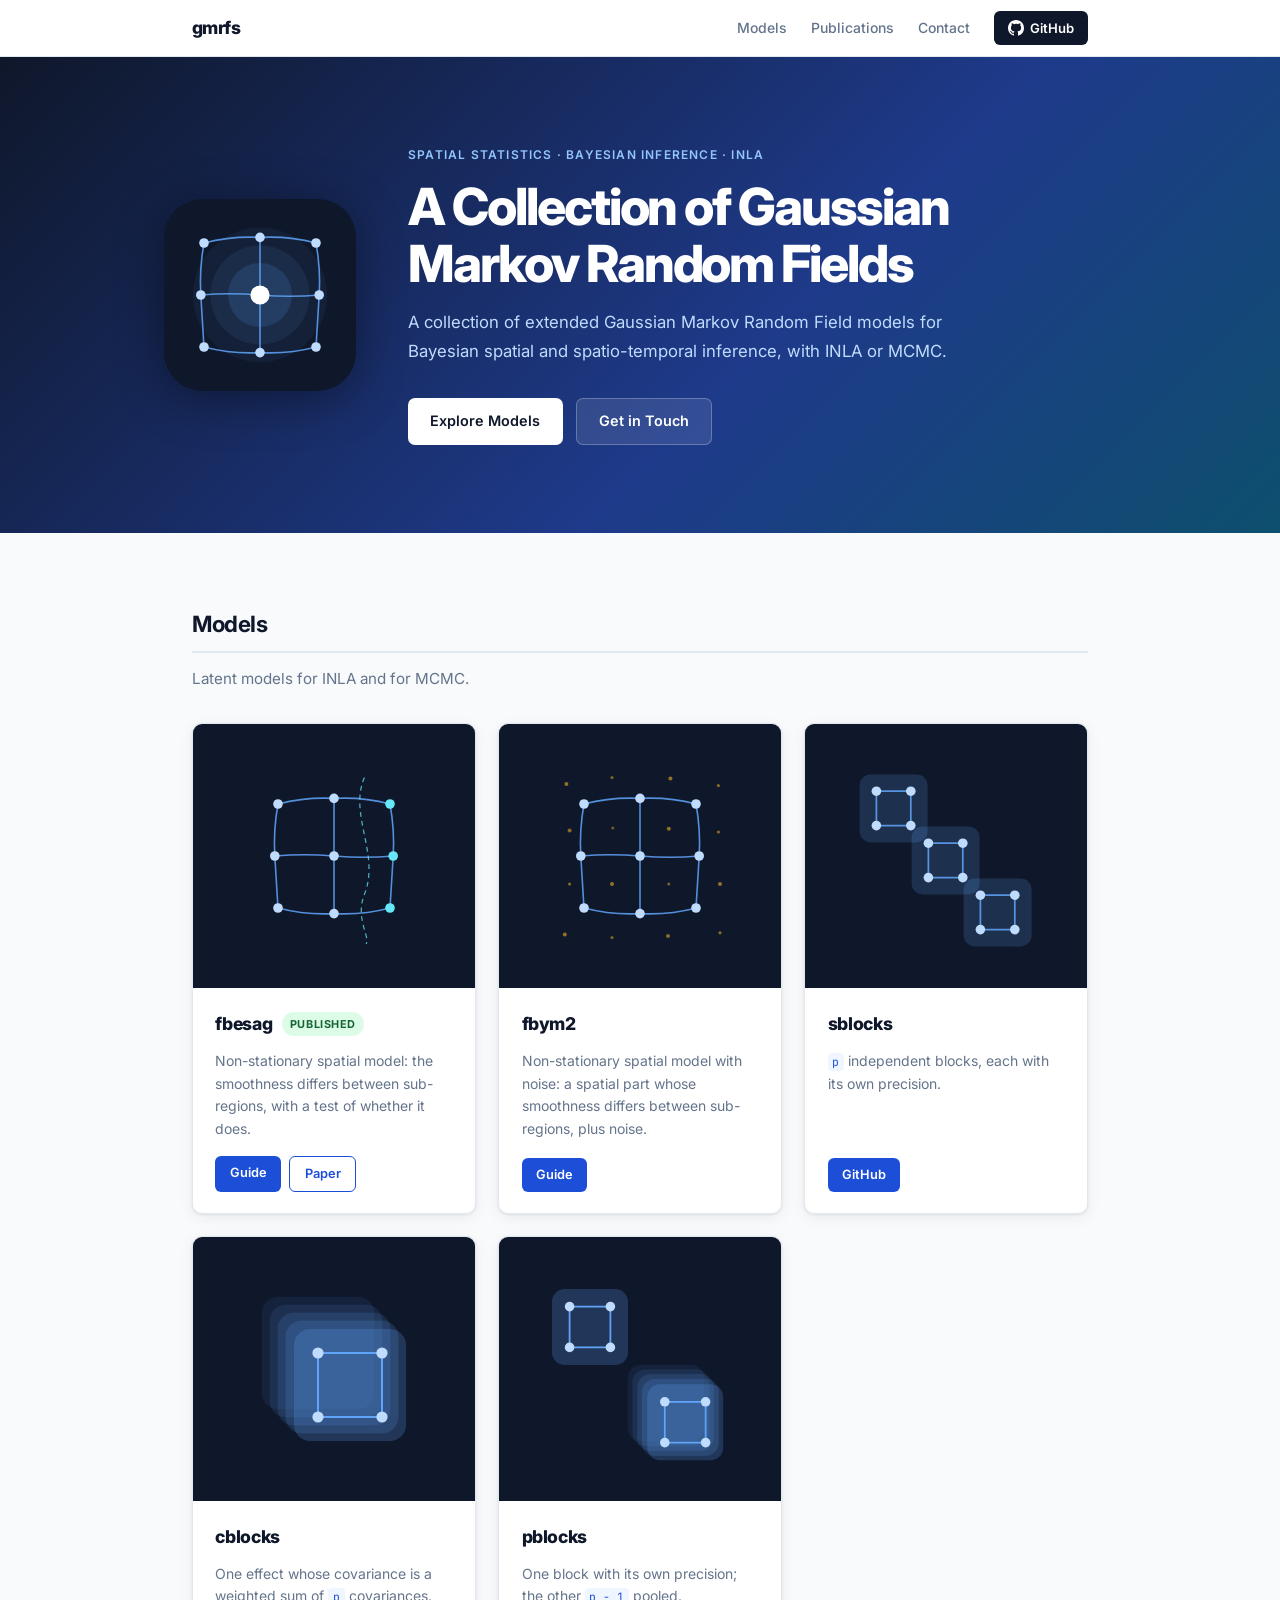
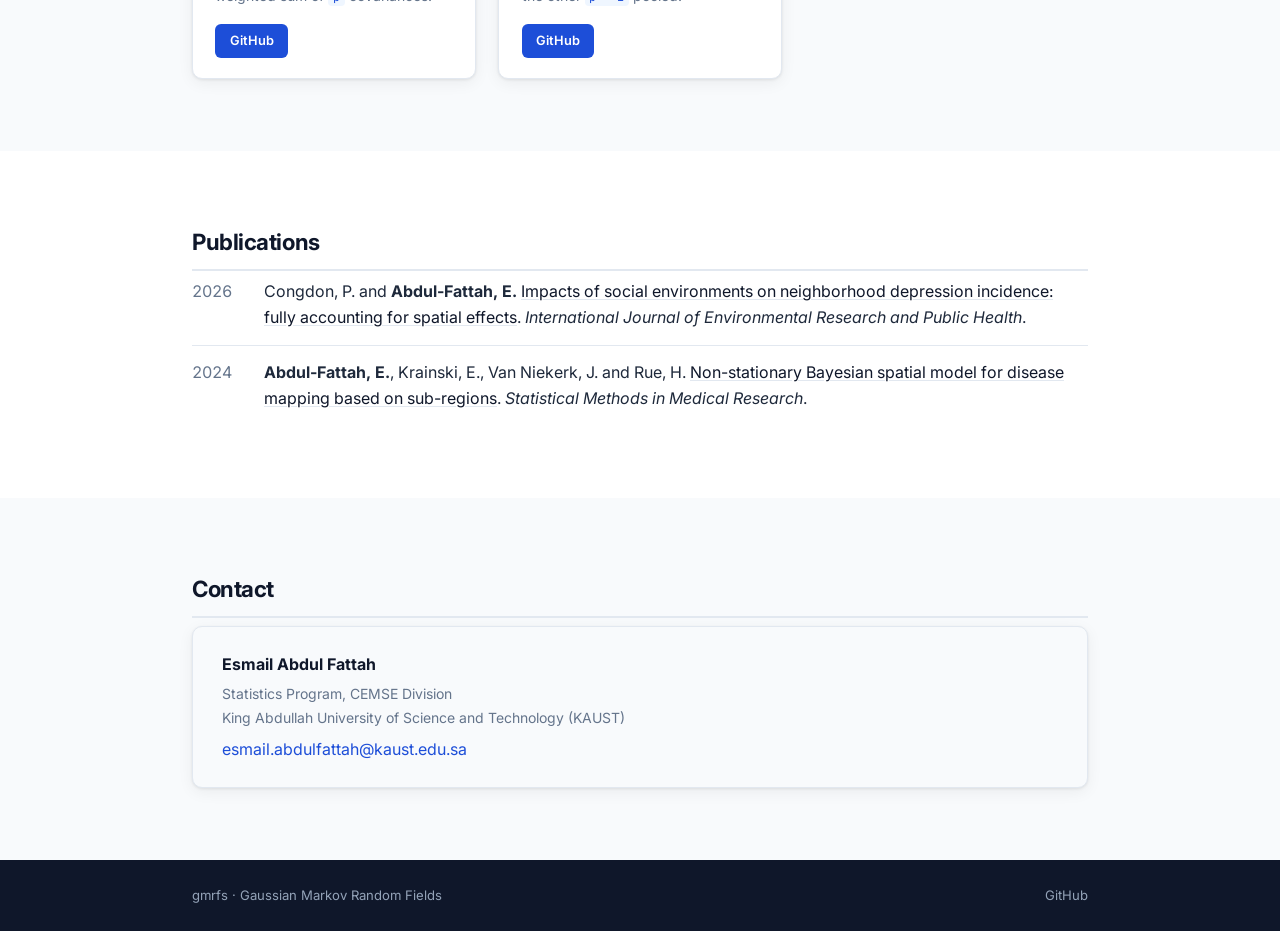
<file: docs/index.html>
<!DOCTYPE html>
<html lang="en">
<head>
  <meta charset="UTF-8" />
  <meta name="viewport" content="width=device-width, initial-scale=1.0" />
  <title>gmrfs: Gaussian Markov Random Fields</title>
  <link rel="preconnect" href="https://fonts.googleapis.com" />
  <link rel="preconnect" href="https://fonts.gstatic.com" crossorigin />
  <link href="https://fonts.googleapis.com/css2?family=Inter:wght@400;500;600;700;800&family=JetBrains+Mono:wght@400;500&display=swap" rel="stylesheet" />
  <link rel="stylesheet" href="style.css" />
</head>
<body>

<!-- ── NAVBAR ── -->
<nav class="navbar">
  <div class="nav-inner">
    <span class="nav-brand">gmrfs</span>
    <div class="nav-links">
      <a href="#models">Models</a>
      <a href="#publications">Publications</a>
      <a href="#contact">Contact</a>
      <a href="https://github.com/esmail-abdulfattah" target="_blank" class="nav-github">
        <svg height="16" viewBox="0 0 16 16" width="16" fill="currentColor">
          <path d="M8 0C3.58 0 0 3.58 0 8c0 3.54 2.29 6.53 5.47 7.59.4.07.55-.17.55-.38
          0-.19-.01-.82-.01-1.49-2.01.37-2.53-.49-2.69-.94-.09-.23-.48-.94-.82-1.13
          -.28-.15-.68-.52-.01-.53.63-.01 1.08.58 1.23.82.72 1.21 1.87.87 2.33.66
          .07-.52.28-.87.51-1.07-1.78-.2-3.64-.89-3.64-3.95 0-.87.31-1.59.82-2.15
          -.08-.2-.36-1.02.08-2.12 0 0 .67-.21 2.2.82a7.65 7.65 0 0 1 2-.27
          c.68 0 1.36.09 2 .27 1.53-1.04 2.2-.82 2.2-.82.44 1.1.16 1.92.08 2.12
          .51.56.82 1.27.82 2.15 0 3.07-1.87 3.75-3.65 3.95.29.25.54.73.54 1.48
          0 1.07-.01 1.93-.01 2.2 0 .21.15.46.55.38A8.013 8.013 0 0 0 16 8
          c0-4.42-3.58-8-8-8z"/>
        </svg>
        GitHub
      </a>
    </div>
  </div>
</nav>

<!-- ── HERO ── -->
<header class="hero">
  <div class="hero-inner">
    <img src="images/gmrfs.svg" alt="gmrfs logo" class="hero-logo" />
    <div class="hero-text">
      <div class="hero-badge">Spatial Statistics · Bayesian Inference · INLA</div>
      <h1>A Collection of Gaussian Markov Random Fields</h1>
      <p class="hero-sub">
        A collection of extended Gaussian Markov Random Field models
        for Bayesian spatial and spatio-temporal inference,
        with INLA or MCMC.
      </p>
      <div class="hero-actions">
        <a href="#models" class="btn btn-primary">Explore Models</a>
        <a href="#contact" class="btn btn-secondary">Get in Touch</a>
      </div>
    </div>
  </div>
</header>

<!-- ── MODELS ── -->
<section id="models" class="section">
  <div class="inner">
    <h2 class="section-title">Models</h2>
    <p class="section-sub">Latent models for INLA and for MCMC.</p>

    <div class="model-grid">

      <!-- fbesag -->
      <div class="model-card">
        <div class="model-logo-wrap">
          <img src="images/fbesag.svg" alt="fbesag logo" class="model-logo" />
        </div>
        <div class="model-body">
          <div class="model-header">
            <a href="fbesag.html" class="model-name card-link">fbesag</a>
            <span class="badge badge-published">Published</span>
          </div>
          <p class="model-desc">Non-stationary spatial model: the smoothness differs between sub-regions, with a test of whether it does.</p>
          <div class="model-links">
            <a href="fbesag.html" class="btn-card">Guide</a>
            <a href="https://journals.sagepub.com/doi/full/10.1177/09622802241244613" target="_blank" class="btn-card btn-card-outline">Paper</a>
          </div>
        </div>
      </div>

      <!-- fbym2 -->
      <div class="model-card">
        <div class="model-logo-wrap">
          <img src="images/fbym2.svg" alt="fbym2 logo" class="model-logo" />
        </div>
        <div class="model-body">
          <div class="model-header">
            <a href="fbym2.html" class="model-name card-link">fbym2</a>          </div>
          <p class="model-desc">Non-stationary spatial model with noise: a spatial part whose smoothness differs between sub-regions, plus noise.</p>
          <div class="model-links">
            <a href="fbym2.html" class="btn-card">Guide</a>
          </div>
        </div>
      </div>

      <!-- sblocks -->
      <div class="model-card">
        <div class="model-logo-wrap">
          <img src="images/sblocks.svg" alt="sblocks logo" class="model-logo" />
        </div>
        <div class="model-body">
          <div class="model-header">
            <a href="https://github.com/esmail-abdulfattah/gmrfs" target="_blank" class="model-name card-link">sblocks</a>          </div>
          <p class="model-desc"><code>p</code> independent blocks, each with its own precision.</p>
          <div class="model-links">
            <a href="https://github.com/esmail-abdulfattah/gmrfs" target="_blank" class="btn-card">GitHub</a>
          </div>
        </div>
      </div>

      <!-- cblocks -->
      <div class="model-card">
        <div class="model-logo-wrap">
          <img src="images/cblocks.svg" alt="cblocks logo" class="model-logo" />
        </div>
        <div class="model-body">
          <div class="model-header">
            <a href="https://github.com/esmail-abdulfattah/gmrfs" target="_blank" class="model-name card-link">cblocks</a>          </div>
          <p class="model-desc">One effect whose covariance is a weighted sum of <code>p</code> covariances.</p>
          <div class="model-links">
            <a href="https://github.com/esmail-abdulfattah/gmrfs" target="_blank" class="btn-card">GitHub</a>
          </div>
        </div>
      </div>

      <!-- pblocks -->
      <div class="model-card">
        <div class="model-logo-wrap">
          <img src="images/pblocks.svg" alt="pblocks logo" class="model-logo" />
        </div>
        <div class="model-body">
          <div class="model-header">
            <a href="https://github.com/esmail-abdulfattah/gmrfs" target="_blank" class="model-name card-link">pblocks</a>          </div>
          <p class="model-desc">One block with its own precision; the other <code>p &minus; 1</code> pooled.</p>
          <div class="model-links">
            <a href="https://github.com/esmail-abdulfattah/gmrfs" target="_blank" class="btn-card">GitHub</a>
          </div>
        </div>
      </div>

    </div>
  </div>
</section>

<!-- ── PUBLICATIONS ── -->
<section id="publications" class="section section-alt">
  <div class="inner">
    <h2 class="section-title">Publications</h2>

    <ol class="pub-list">
      <li>
        <span class="pub-year">2026</span>
        <div>
          Congdon, P. and <strong>Abdul-Fattah, E.</strong>
          <a href="https://www.mdpi.com/1660-4601/23/2/247" target="_blank">Impacts of social environments on neighborhood depression incidence: fully accounting for spatial effects</a>.
          <em>International Journal of Environmental Research and Public Health</em>.
        </div>
      </li>
      <li>
        <span class="pub-year">2024</span>
        <div>
          <strong>Abdul-Fattah, E.</strong>, Krainski, E., Van Niekerk, J. and Rue, H.
          <a href="https://journals.sagepub.com/doi/full/10.1177/09622802241244613" target="_blank">Non-stationary Bayesian spatial model for disease mapping based on sub-regions</a>.
          <em>Statistical Methods in Medical Research</em>.
        </div>
      </li>
    </ol>

  </div>
</section>

<!-- ── CONTACT ── -->
<section id="contact" class="section">
  <div class="inner">
    <h2 class="section-title">Contact</h2>
    <div class="contact-card">
      <div>
        <strong>Esmail Abdul Fattah</strong>
        <p>Statistics Program, CEMSE Division<br>
           King Abdullah University of Science and Technology (KAUST)</p>
        <a href="mailto:esmail.abdulfattah@kaust.edu.sa">esmail.abdulfattah@kaust.edu.sa</a>
      </div>
    </div>
  </div>
</section>

<!-- ── FOOTER ── -->
<footer class="footer">
  <div class="inner">
    <span>gmrfs · Gaussian Markov Random Fields</span>
    <span>
      <a href="https://github.com/esmail-abdulfattah" target="_blank">GitHub</a>
    </span>
  </div>
</footer>

</body>
</html>
</file>
<file: docs/style.css>
*, *::before, *::after { box-sizing: border-box; margin: 0; padding: 0; }

:root {
  --navy:        #0f172a;
  --navy-light:  #1e293b;
  --accent:      #1d4ed8;
  --accent-hover:#1e40af;
  --accent-light:#eff6ff;
  --text:        #1e293b;
  --muted:       #64748b;
  --border:      #e2e8f0;
  --surface:     #ffffff;
  --bg:          #f8fafc;
  --radius:      10px;
  --shadow:      0 1px 3px rgba(0,0,0,.08), 0 4px 16px rgba(0,0,0,.06);
}

html { scroll-behavior: smooth; }

body {
  font-family: "Inter", -apple-system, BlinkMacSystemFont, "Segoe UI", sans-serif;
  background: var(--bg);
  color: var(--text);
  line-height: 1.7;
  font-size: 1rem;
}

a { color: var(--accent); text-decoration: none; }
a:hover { text-decoration: underline; }

code {
  background: var(--accent-light);
  color: var(--accent);
  font-family: "JetBrains Mono", monospace;
  font-size: 0.82em;
  padding: 0.12em 0.4em;
  border-radius: 4px;
}

.inner {
  max-width: 960px;
  margin: 0 auto;
  padding: 0 2rem;
}

/* ── Navbar ── */
.navbar {
  position: sticky;
  top: 0;
  z-index: 100;
  background: rgba(255,255,255,0.92);
  backdrop-filter: blur(10px);
  border-bottom: 1px solid var(--border);
}

.nav-inner {
  max-width: 960px;
  margin: 0 auto;
  padding: 0 2rem;
  height: 56px;
  display: flex;
  align-items: center;
  justify-content: space-between;
}

.nav-brand {
  font-weight: 800;
  font-size: 1.1rem;
  color: var(--navy);
  letter-spacing: -0.03em;
}

.nav-links {
  display: flex;
  align-items: center;
  gap: 1.5rem;
}

.nav-links a {
  font-size: 0.875rem;
  font-weight: 500;
  color: var(--muted);
  transition: color 0.15s;
}

.nav-links a:hover { color: var(--accent); text-decoration: none; }

.nav-github {
  display: flex;
  align-items: center;
  gap: 0.4rem;
  background: var(--navy);
  color: #fff !important;
  padding: 0.35rem 0.85rem;
  border-radius: 6px;
  font-size: 0.82rem !important;
  font-weight: 600 !important;
  transition: background 0.15s;
}

.nav-github:hover { background: var(--navy-light); text-decoration: none; }

/* ── Hero ── */
.hero {
  background: linear-gradient(135deg, var(--navy) 0%, #1e3a8a 60%, #0e4f6e 100%);
  color: #fff;
  padding: 5.5rem 2rem;
}

.hero-inner {
  max-width: 960px;
  margin: 0 auto;
  display: flex;
  align-items: center;
  gap: 3rem;
}

.hero-logo {
  width: 200px;
  height: auto;
  flex-shrink: 0;
  filter: drop-shadow(0 8px 24px rgba(0,0,0,0.4));
}

.hero-badge {
  font-size: 0.75rem;
  font-weight: 600;
  letter-spacing: 0.1em;
  text-transform: uppercase;
  color: #93c5fd;
  margin-bottom: 0.8rem;
}

.hero h1 {
  font-size: 3.2rem;
  font-weight: 800;
  letter-spacing: -0.04em;
  line-height: 1.1;
  margin-bottom: 1.1rem;
}

.hero-sub {
  font-size: 1.05rem;
  color: #bfdbfe;
  line-height: 1.7;
  max-width: 580px;
  margin-bottom: 2rem;
}

.hero-actions { display: flex; gap: 0.8rem; flex-wrap: wrap; }

/* ── Buttons ── */
.btn {
  display: inline-flex;
  align-items: center;
  font-size: 0.9rem;
  font-weight: 600;
  padding: 0.65rem 1.4rem;
  border-radius: 7px;
  transition: all 0.15s;
}

.btn-primary { background: #fff; color: var(--navy); }
.btn-primary:hover { background: #e0e7ff; text-decoration: none; }

.btn-secondary {
  background: rgba(255,255,255,0.1);
  color: #fff;
  border: 1px solid rgba(255,255,255,0.25);
}
.btn-secondary:hover { background: rgba(255,255,255,0.2); text-decoration: none; }

/* ── Sections ── */
.section { padding: 4.5rem 0; }
.section-alt { background: var(--surface); }

.section-title {
  font-size: 1.4rem;
  font-weight: 700;
  letter-spacing: -0.02em;
  color: var(--navy);
  margin-bottom: 0.5rem;
  padding-bottom: 0.5rem;
  border-bottom: 2px solid var(--border);
}

.section-sub {
  color: var(--muted);
  font-size: 0.95rem;
  margin: 0.8rem 0 2rem;
}

p { color: var(--text); margin-bottom: 1rem; }
p:last-child { margin-bottom: 0; }

/* ── Model Grid ── */
.model-grid {
  display: grid;
  grid-template-columns: repeat(3, 1fr);
  gap: 1.4rem;
  margin-top: 1rem;
}

.model-card {
  background: var(--surface);
  border: 1px solid var(--border);
  border-radius: var(--radius);
  box-shadow: var(--shadow);
  display: flex;
  flex-direction: column;
  overflow: hidden;
  transition: box-shadow 0.2s, transform 0.2s;
}

.model-card:hover {
  box-shadow: 0 8px 32px rgba(0,0,0,0.12);
  transform: translateY(-2px);
}

.model-logo-wrap {
  background: var(--navy);
  display: flex;
  align-items: center;
  justify-content: center;
  padding: 2rem 1.5rem;
}

.model-logo {
  width: 200px;
  height: 200px;
  object-fit: contain;
}

.model-body {
  padding: 1.3rem 1.4rem;
  display: flex;
  flex-direction: column;
  flex: 1;
}

.model-header {
  display: flex;
  align-items: center;
  gap: 0.6rem;
  margin-bottom: 0.7rem;
}

.model-name {
  font-size: 1.1rem;
  font-weight: 800;
  color: var(--navy);
  letter-spacing: -0.02em;
}

/* ── Badges ── */
.badge {
  font-size: 0.68rem;
  font-weight: 700;
  letter-spacing: 0.05em;
  text-transform: uppercase;
  padding: 0.18rem 0.5rem;
  border-radius: 999px;
}

.badge-published { background: #dcfce7; color: #166534; }
.badge-dev       { background: #fef9c3; color: #854d0e; }
.badge-proposal  { background: #f1f5f9; color: #475569; }

.model-desc {
  font-size: 0.875rem;
  color: var(--muted);
  line-height: 1.6;
  flex: 1;
  margin-bottom: 1rem;
}

/* ── Tags ── */
.model-tags { display: flex; flex-wrap: wrap; gap: 0.4rem; margin-bottom: 1.1rem; }

.tag {
  font-size: 0.7rem;
  font-weight: 600;
  background: var(--accent-light);
  color: var(--accent);
  padding: 0.15rem 0.5rem;
  border-radius: 4px;
}

/* ── Card Buttons ── */
.model-links { display: flex; gap: 0.5rem; flex-wrap: wrap; margin-top: auto; }

.btn-card {
  font-size: 0.8rem;
  font-weight: 600;
  padding: 0.38rem 0.9rem;
  border-radius: 6px;
  background: var(--accent);
  color: #fff;
  transition: background 0.15s;
}

.btn-card:hover { background: var(--accent-hover); text-decoration: none; color: #fff; }

.btn-card-outline {
  background: transparent;
  color: var(--accent);
  border: 1px solid var(--accent);
}

.btn-card-outline:hover { background: var(--accent-light); text-decoration: none; }

.btn-card-disabled {
  background: var(--border);
  color: var(--muted);
  cursor: default;
  font-size: 0.8rem;
  font-weight: 600;
  padding: 0.38rem 0.9rem;
  border-radius: 6px;
}

/* ── Publications ── */
.pub-list { list-style: none; padding: 0; margin: 0; }

.pub-list li {
  display: grid;
  grid-template-columns: 3.5rem 1fr;
  gap: 1rem;
  padding: 0.9rem 0;
  line-height: 1.6;
}

.pub-list li:first-child { padding-top: 0; }
.pub-list li + li { border-top: 1px solid var(--border); }

.pub-year { color: var(--muted); font-variant-numeric: tabular-nums; }

.pub-list a { color: var(--navy); text-decoration: underline; text-underline-offset: 2px; text-decoration-color: var(--border); }
.pub-list a:hover { color: var(--accent); text-decoration-color: currentColor; }

/* ── Collaborate ── */
.collab-grid {
  display: grid;
  grid-template-columns: repeat(3, 1fr);
  gap: 1.1rem;
  margin-top: 1.4rem;
}

.collab-item {
  background: var(--surface);
  border: 1px solid var(--border);
  border-top: 3px solid var(--accent);
  border-radius: var(--radius);
  padding: 1.2rem 1.3rem;
  font-size: 0.875rem;
  color: var(--muted);
}

.collab-title {
  font-size: 0.9rem;
  font-weight: 700;
  color: var(--navy);
  margin-bottom: 0.4rem;
}

/* ── Contact ── */
.contact-card {
  background: var(--bg);
  border: 1px solid var(--border);
  border-radius: var(--radius);
  padding: 1.5rem 1.8rem;
  box-shadow: var(--shadow);
}

.contact-card strong {
  display: block;
  font-size: 1rem;
  color: var(--navy);
  margin-bottom: 0.25rem;
}

.contact-card p {
  font-size: 0.875rem;
  color: var(--muted);
  margin-bottom: 0.4rem;
}

/* ── Footer ── */
.footer {
  background: var(--navy);
  color: #94a3b8;
  padding: 1.5rem 2rem;
}

.footer .inner {
  display: flex;
  justify-content: space-between;
  align-items: center;
  font-size: 0.82rem;
}

.footer a { color: #94a3b8; }
.footer a:hover { color: #fff; text-decoration: none; }

/* ── Responsive ── */
@media (max-width: 780px) {
  .model-grid, .collab-grid { grid-template-columns: 1fr; }
  .hero h1 { font-size: 2.2rem; }
  .nav-links a:not(.nav-github) { display: none; }
  .footer .inner { flex-direction: column; gap: 0.5rem; text-align: center; }
}

/* ── Whole model card clickable ── */
.model-card { position: relative; cursor: pointer; }
.card-link { color: var(--navy); text-decoration: none; }
.card-link:hover { text-decoration: none; }
.card-link::after { content: ""; position: absolute; inset: 0; z-index: 1; }
.model-links a { position: relative; z-index: 2; }
</file>
